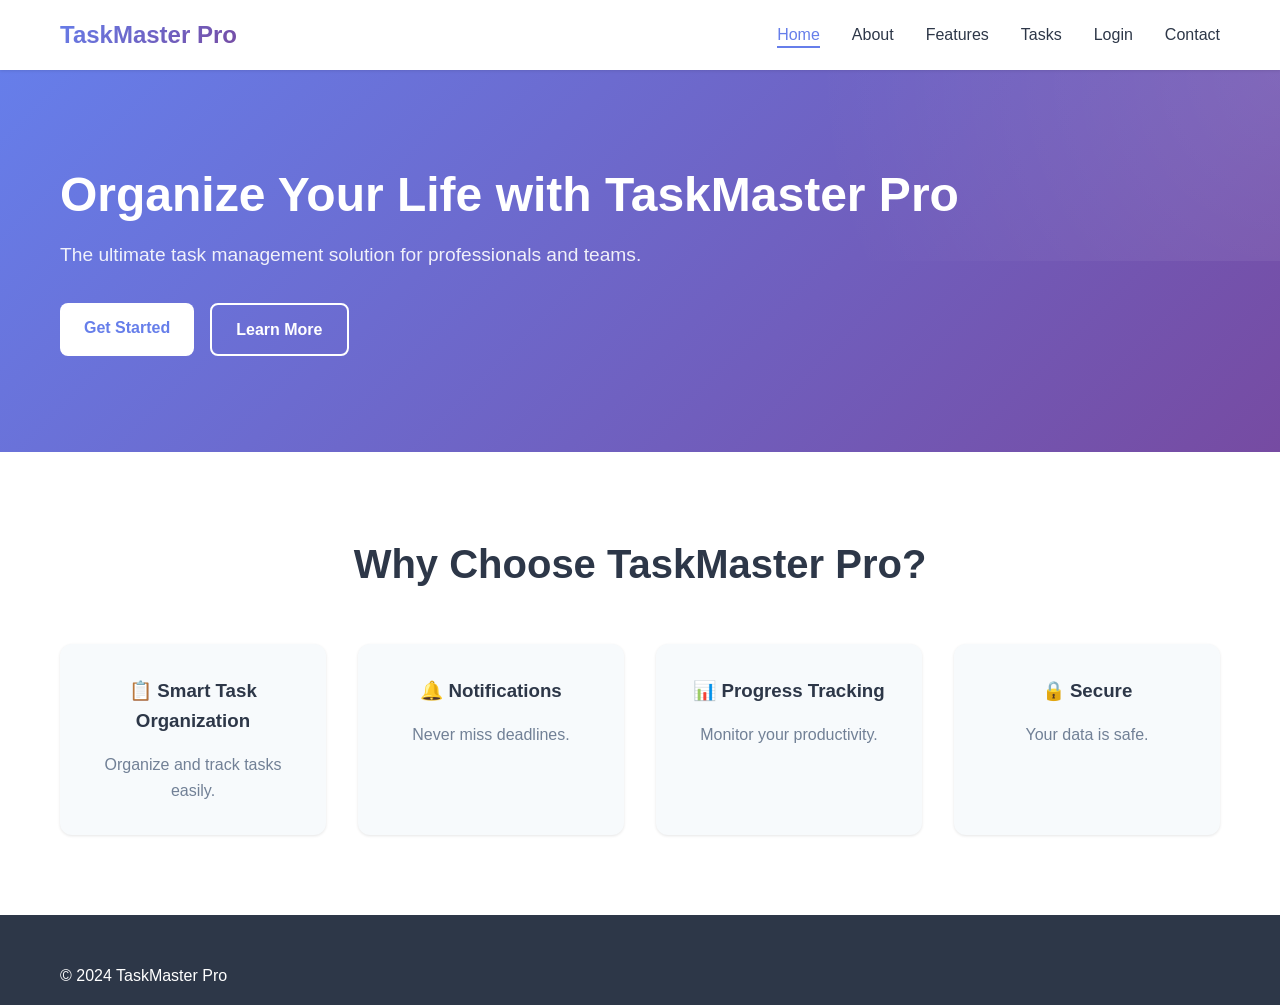
<file: index.html>
<!DOCTYPE html>
<html lang="en">
<head>
    <meta charset="UTF-8">
    <meta name="viewport" content="width=device-width, initial-scale=1.0">
    <title>TaskMaster Pro - Productivity Made Simple</title>
    <link rel="stylesheet" href="css/styles.css">
</head>
<body>

<!-- NAVBAR -->
<nav class="navbar">
    <div class="container">
        <div class="logo">TaskMaster Pro</div>
        <ul class="nav-links">
            <li><a href="index.html" class="active">Home</a></li>
            <li><a href="about.html">About</a></li>
            <li><a href="features.html">Features</a></li>
            <li><a href="php/tasks.php">Tasks</a></li>
            <li><a href="php/login.php">Login</a></li>
            <li><a href="php/contact.php">Contact</a></li>
        </ul>
    </div>
</nav>

<!-- HERO SECTION -->
<section class="hero">
    <div class="container">
        <div class="hero-content">
            <h1>Organize Your Life with TaskMaster Pro</h1>
            <p>The ultimate task management solution for professionals and teams.</p>
            
            <div class="cta-buttons">
                <!-- ✅ FIXED -->
                <a href="php/login.php" class="btn btn-primary">Get Started</a>
                <a href="features.html" class="btn btn-secondary">Learn More</a>
            </div>
        </div>
    </div>
</section>

<!-- FEATURES -->
<section class="features-preview">
    <div class="container">
        <h2>Why Choose TaskMaster Pro?</h2>
        
        <div class="features-grid">
            <div class="feature-card">
                <h3>📋 Smart Task Organization</h3>
                <p>Organize and track tasks easily.</p>
            </div>

            <div class="feature-card">
                <h3>🔔 Notifications</h3>
                <p>Never miss deadlines.</p>
            </div>

            <div class="feature-card">
                <h3>📊 Progress Tracking</h3>
                <p>Monitor your productivity.</p>
            </div>

            <div class="feature-card">
                <h3>🔒 Secure</h3>
                <p>Your data is safe.</p>
            </div>
        </div>
    </div>
</section>

<!-- FOOTER -->
<footer class="footer">
    <div class="container">
        <p>&copy; 2024 TaskMaster Pro</p>
    </div>
</footer>

<script src="js/script.js"></script>

</body>
</html>
</file>
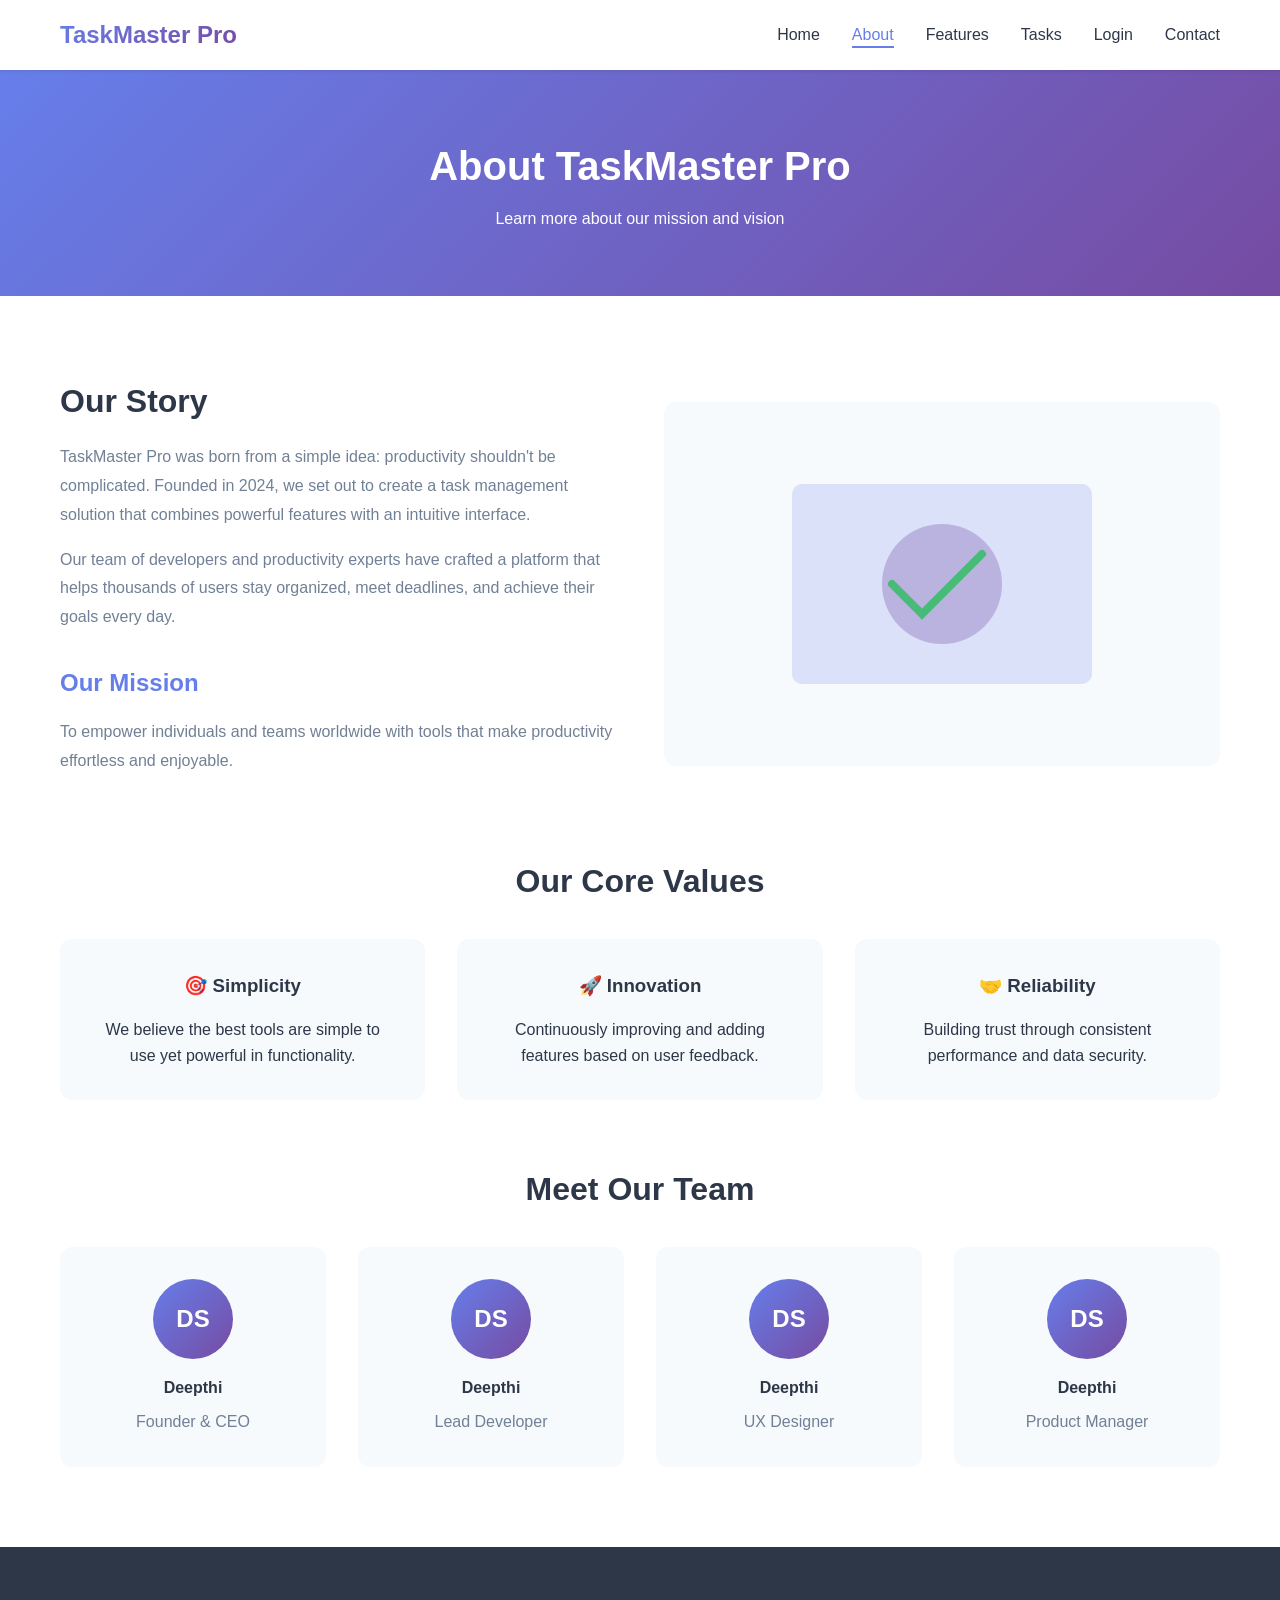
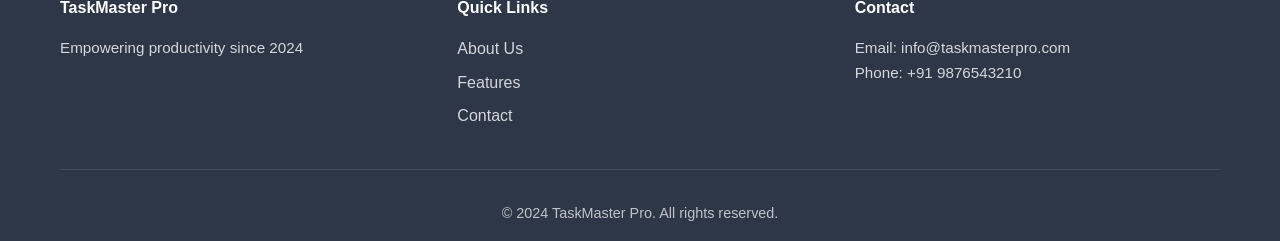
<file: about.html>
<!DOCTYPE html>
<html lang="en">
<head>
    <meta charset="UTF-8">
    <meta name="viewport" content="width=device-width, initial-scale=1.0">
    <title>About Us - TaskMaster Pro</title>
    <link rel="stylesheet" href="css/styles.css">
</head>
<body>
    <nav class="navbar">
        <div class="container">
            <div class="logo">TaskMaster Pro</div>
            <ul class="nav-links">
                <li><a href="index.html">Home</a></li>
                <li><a href="about.html" class="active">About</a></li>
                <li><a href="features.html">Features</a></li>
                <li><a href="php/tasks.php">Tasks</a></li>
                <li><a href="php/login.php">Login</a></li>
                <li><a href="php/contact.php">Contact</a></li>
            </ul>
            <div class="hamburger">
                <span></span>
                <span></span>
                <span></span>
            </div>
        </div>
    </nav>

    <section class="page-header">
        <div class="container">
            <h1>About TaskMaster Pro</h1>
            <p>Learn more about our mission and vision</p>
        </div>
    </section>

    <section class="about-content">
        <div class="container">
            <div class="about-grid">
                <div class="about-text">
                    <h2>Our Story</h2>
                    <p>TaskMaster Pro was born from a simple idea: productivity shouldn't be complicated. Founded in 2024, we set out to create a task management solution that combines powerful features with an intuitive interface.</p>
                    <p>Our team of developers and productivity experts have crafted a platform that helps thousands of users stay organized, meet deadlines, and achieve their goals every day.</p>
                    <h3>Our Mission</h3>
                    <p>To empower individuals and teams worldwide with tools that make productivity effortless and enjoyable.</p>
                </div>
                <div class="about-image">
                    <div class="image-placeholder">
                        <svg width="400" height="300" viewBox="0 0 400 300">
                            <rect x="50" y="50" width="300" height="200" fill="#667eea" opacity="0.2" rx="10"/>
                            <circle cx="200" cy="150" r="60" fill="#764ba2" opacity="0.3"/>
                            <path d="M 150 150 L 180 180 L 240 120" stroke="#48bb78" stroke-width="8" fill="none" stroke-linecap="round"/>
                        </svg>
                    </div>
                </div>
            </div>

            <div class="values-section">
                <h2>Our Core Values</h2>
                <div class="values-grid">
                    <div class="value-card">
                        <h3>🎯 Simplicity</h3>
                        <p>We believe the best tools are simple to use yet powerful in functionality.</p>
                    </div>
                    <div class="value-card">
                        <h3>🚀 Innovation</h3>
                        <p>Continuously improving and adding features based on user feedback.</p>
                    </div>
                    <div class="value-card">
                        <h3>🤝 Reliability</h3>
                        <p>Building trust through consistent performance and data security.</p>
                    </div>
                </div>
            </div>

            <div class="team-section">
                <h2>Meet Our Team</h2>
                <div class="team-grid">
                    <div class="team-member">
                        <div class="member-avatar">DS</div>
                        <h4>Deepthi</h4>
                        <p>Founder & CEO</p>
                    </div>
                    <div class="team-member">
                        <div class="member-avatar">DS</div>
                        <h4>Deepthi</h4>
                        <p>Lead Developer</p>
                    </div>
                    <div class="team-member">
                        <div class="member-avatar">DS</div>
                        <h4>Deepthi</h4>
                        <p>UX Designer</p>
                    </div>
                    <div class="team-member">
                        <div class="member-avatar">DS</div>
                        <h4>Deepthi</h4>
                        <p>Product Manager</p>
                    </div>
                </div>
            </div>
        </div>
    </section>

    <footer class="footer">
        <div class="container">
            <div class="footer-content">
                <div class="footer-section">
                    <h4>TaskMaster Pro</h4>
                    <p>Empowering productivity since 2024</p>
                </div>
                <div class="footer-section">
                    <h4>Quick Links</h4>
                    <ul>
                        <li><a href="about.html">About Us</a></li>
                        <li><a href="features.html">Features</a></li>
                        <li><a href="contact.html">Contact</a></li>
                    </ul>
                </div>
                <div class="footer-section">
                    <h4>Contact</h4>
                    <p>Email: info@taskmasterpro.com</p>
                    <p>Phone: +91 9876543210</p>
                </div>
            </div>
            <div class="footer-bottom">
                <p>&copy; 2024 TaskMaster Pro. All rights reserved.</p>
            </div>
        </div>
    </footer>

    <script src="js/script.js"></script>
</body>
</html>
</file>
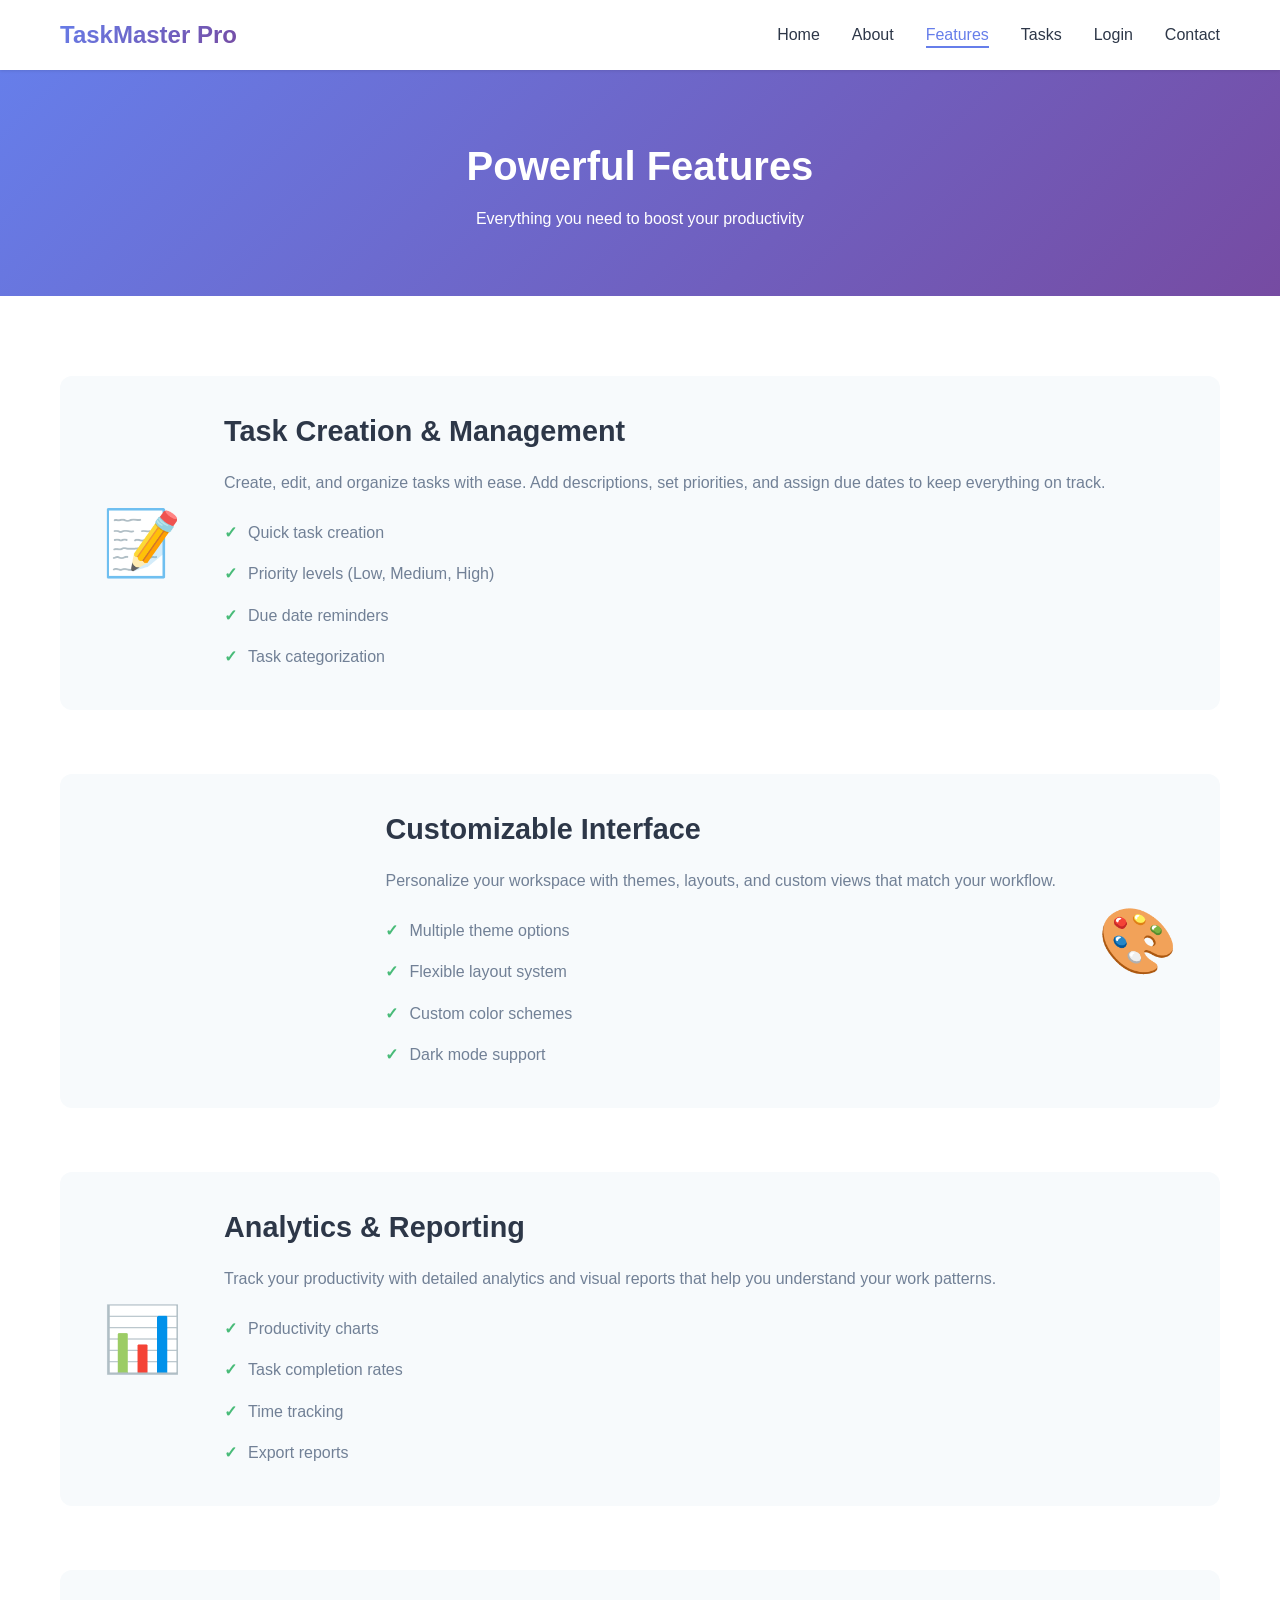
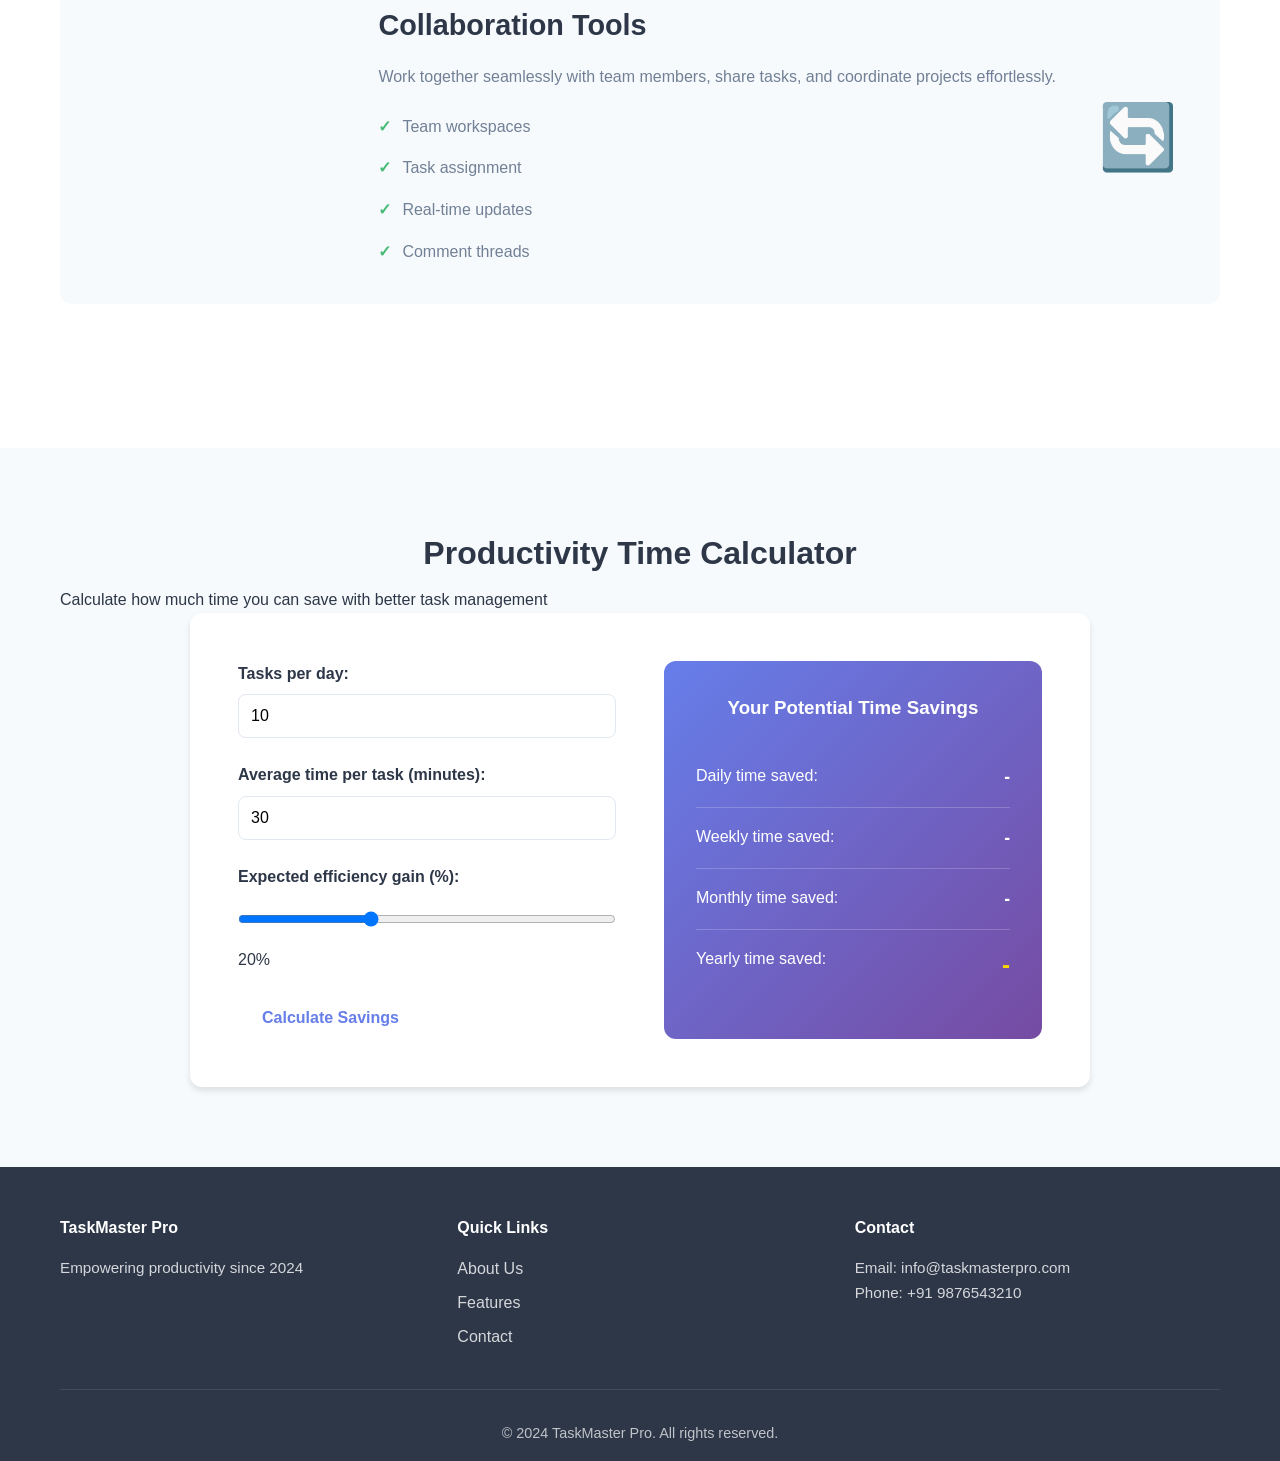
<file: features.html>
<!DOCTYPE html>
<html lang="en">
<head>
    <meta charset="UTF-8">
    <meta name="viewport" content="width=device-width, initial-scale=1.0">
    <title>Features - TaskMaster Pro</title>
    <link rel="stylesheet" href="css/styles.css">
</head>
<body>
    <nav class="navbar">
        <div class="container">
            <div class="logo">TaskMaster Pro</div>
            <ul class="nav-links">
                <li><a href="index.html">Home</a></li>
                <li><a href="about.html">About</a></li>
                <li><a href="features.html" class="active">Features</a></li>
                <li><a href="php/tasks.php">Tasks</a></li>
                <li><a href="php/login.php">Login</a></li>
                <li><a href="php/contact.php">Contact</a></li>
            </ul>
            <div class="hamburger">
                <span></span>
                <span></span>
                <span></span>
            </div>
        </div>
    </nav>

    <section class="page-header">
        <div class="container">
            <h1>Powerful Features</h1>
            <p>Everything you need to boost your productivity</p>
        </div>
    </section>

    <section class="features-detailed">
        <div class="container">
            <div class="feature-detail">
                <div class="feature-icon">📝</div>
                <div class="feature-info">
                    <h3>Task Creation & Management</h3>
                    <p>Create, edit, and organize tasks with ease. Add descriptions, set priorities, and assign due dates to keep everything on track.</p>
                    <ul>
                        <li>Quick task creation</li>
                        <li>Priority levels (Low, Medium, High)</li>
                        <li>Due date reminders</li>
                        <li>Task categorization</li>
                    </ul>
                </div>
            </div>

            <div class="feature-detail reverse">
                <div class="feature-icon">🎨</div>
                <div class="feature-info">
                    <h3>Customizable Interface</h3>
                    <p>Personalize your workspace with themes, layouts, and custom views that match your workflow.</p>
                    <ul>
                        <li>Multiple theme options</li>
                        <li>Flexible layout system</li>
                        <li>Custom color schemes</li>
                        <li>Dark mode support</li>
                    </ul>
                </div>
            </div>

            <div class="feature-detail">
                <div class="feature-icon">📊</div>
                <div class="feature-info">
                    <h3>Analytics & Reporting</h3>
                    <p>Track your productivity with detailed analytics and visual reports that help you understand your work patterns.</p>
                    <ul>
                        <li>Productivity charts</li>
                        <li>Task completion rates</li>
                        <li>Time tracking</li>
                        <li>Export reports</li>
                    </ul>
                </div>
            </div>

            <div class="feature-detail reverse">
                <div class="feature-icon">🔄</div>
                <div class="feature-info">
                    <h3>Collaboration Tools</h3>
                    <p>Work together seamlessly with team members, share tasks, and coordinate projects effortlessly.</p>
                    <ul>
                        <li>Team workspaces</li>
                        <li>Task assignment</li>
                        <li>Real-time updates</li>
                        <li>Comment threads</li>
                    </ul>
                </div>
            </div>
        </div>
    </section>

    <section class="productivity-calculator">
        <div class="container">
            <h2>Productivity Time Calculator</h2>
            <p>Calculate how much time you can save with better task management</p>
            
            <div class="calculator-card">
                <div class="calculator-form">
                    <div class="form-group">
                        <label for="tasksPerDay">Tasks per day:</label>
                        <input type="number" id="tasksPerDay" value="10" min="1" max="100">
                    </div>
                    
                    <div class="form-group">
                        <label for="avgTimePerTask">Average time per task (minutes):</label>
                        <input type="number" id="avgTimePerTask" value="30" min="1" max="480">
                    </div>
                    
                    <div class="form-group">
                        <label for="efficiencyGain">Expected efficiency gain (%):</label>
                        <input type="range" id="efficiencyGain" value="20" min="5" max="50" step="5">
                        <span id="efficiencyValue">20%</span>
                    </div>
                    
                    <button onclick="calculateSavings()" class="btn btn-primary">Calculate Savings</button>
                </div>
                
                <div class="calculator-results" id="results">
                    <h3>Your Potential Time Savings</h3>
                    <div class="result-item">
                        <span class="result-label">Daily time saved:</span>
                        <span class="result-value" id="dailySavings">-</span>
                    </div>
                    <div class="result-item">
                        <span class="result-label">Weekly time saved:</span>
                        <span class="result-value" id="weeklySavings">-</span>
                    </div>
                    <div class="result-item">
                        <span class="result-label">Monthly time saved:</span>
                        <span class="result-value" id="monthlySavings">-</span>
                    </div>
                    <div class="result-item">
                        <span class="result-label">Yearly time saved:</span>
                        <span class="result-value highlight" id="yearlySavings">-</span>
                    </div>
                </div>
            </div>
        </div>
    </section>

    <footer class="footer">
        <div class="container">
            <div class="footer-content">
                <div class="footer-section">
                    <h4>TaskMaster Pro</h4>
                    <p>Empowering productivity since 2024</p>
                </div>
                <div class="footer-section">
                    <h4>Quick Links</h4>
                    <ul>
                        <li><a href="about.html">About Us</a></li>
                        <li><a href="features.html">Features</a></li>
                        <li><a href="contact.html">Contact</a></li>
                    </ul>
                </div>
                <div class="footer-section">
                    <h4>Contact</h4>
                    <p>Email: info@taskmasterpro.com</p>
                    <p>Phone: +91 9876543210</p>
                </div>
            </div>
            <div class="footer-bottom">
                <p>&copy; 2024 TaskMaster Pro. All rights reserved.</p>
            </div>
        </div>
    </footer>

    <script src="js/script.js"></script>
    <script src="js/calculator.js"></script>
</body>
</html>
</file>
<file: css/styles.css>
/* ===================================
   CSS Reset & Base Styles
   =================================== */
* {
    margin: 0;
    padding: 0;
    box-sizing: border-box;
}

:root {
    --primary-color: #667eea;
    --secondary-color: #764ba2;
    --accent-color: #48bb78;
    --danger-color: #f56565;
    --warning-color: #ed8936;
    --text-dark: #2d3748;
    --text-light: #718096;
    --bg-light: #f7fafc;
    --bg-white: #ffffff;
    --border-color: #e2e8f0;
    --shadow-sm: 0 1px 3px rgba(0,0,0,0.1);
    --shadow-md: 0 4px 6px rgba(0,0,0,0.1);
    --shadow-lg: 0 10px 25px rgba(0,0,0,0.15);
    --transition: all 0.3s ease;
}

body {
    font-family: 'Segoe UI', Tahoma, Geneva, Verdana, sans-serif;
    line-height: 1.6;
    color: var(--text-dark);
    background-color: var(--bg-light);
}

.container {
    max-width: 1200px;
    margin: 0 auto;
    padding: 0 20px;
}

/* ===================================
   Navigation Bar (Positioning)
   =================================== */
.navbar {
    background: var(--bg-white);
    box-shadow: var(--shadow-sm);
    position: sticky;
    top: 0;
    z-index: 1000;
    padding: 1rem 0;
}

.navbar .container {
    display: flex;
    justify-content: space-between;
    align-items: center;
}

.logo {
    font-size: 1.5rem;
    font-weight: bold;
    background: linear-gradient(135deg, var(--primary-color), var(--secondary-color));
    -webkit-background-clip: text;
    -webkit-text-fill-color: transparent;
    background-clip: text;
}

.nav-links {
    display: flex;
    list-style: none;
    gap: 2rem;
}

.nav-links a {
    text-decoration: none;
    color: var(--text-dark);
    font-weight: 500;
    transition: var(--transition);
    position: relative;
}

.nav-links a:hover,
.nav-links a.active {
    color: var(--primary-color);
}

.nav-links a::after {
    content: '';
    position: absolute;
    bottom: -5px;
    left: 0;
    width: 0;
    height: 2px;
    background: var(--primary-color);
    transition: var(--transition);
}

.nav-links a:hover::after,
.nav-links a.active::after {
    width: 100%;
}

.hamburger {
    display: none;
    flex-direction: column;
    cursor: pointer;
    gap: 4px;
}

.hamburger span {
    width: 25px;
    height: 3px;
    background: var(--text-dark);
    transition: var(--transition);
}

/* ===================================
   Hero Section
   =================================== */
.hero {
    background: linear-gradient(135deg, #667eea 0%, #764ba2 100%);
    color: white;
    padding: 6rem 0;
    position: relative;
    overflow: hidden;
}

.hero::before {
    content: '';
    position: absolute;
    top: -50%;
    right: -50%;
    width: 100%;
    height: 100%;
    background: radial-gradient(circle, rgba(255,255,255,0.1) 0%, transparent 70%);
}

.hero .container {
    display: flex;
    align-items: center;
    justify-content: space-between;
    gap: 3rem;
    position: relative;
    z-index: 1;
}

.hero-content {
    flex: 1;
}

.hero h1 {
    font-size: 3rem;
    margin-bottom: 1rem;
    line-height: 1.2;
}

.hero p {
    font-size: 1.2rem;
    margin-bottom: 2rem;
    opacity: 0.9;
}

.cta-buttons {
    display: flex;
    gap: 1rem;
}

.hero-image {
    flex: 1;
    display: flex;
    justify-content: center;
}

/* ===================================
   Buttons
   =================================== */
.btn {
    display: inline-block;
    padding: 0.75rem 1.5rem;
    border-radius: 8px;
    text-decoration: none;
    font-weight: 600;
    transition: var(--transition);
    border: none;
    cursor: pointer;
    font-size: 1rem;
}

.btn-primary {
    background: white;
    color: var(--primary-color);
}

.btn-primary:hover {
    transform: translateY(-2px);
    box-shadow: var(--shadow-md);
}

.btn-secondary {
    background: transparent;
    color: white;
    border: 2px solid white;
}

.btn-secondary:hover {
    background: white;
    color: var(--primary-color);
}

.btn-block {
    width: 100%;
    text-align: center;
}

.btn-small {
    padding: 0.5rem 1rem;
    font-size: 0.9rem;
}

.btn-complete {
    background: var(--accent-color);
    color: white;
}

.btn-delete {
    background: var(--danger-color);
    color: white;
}

.btn-social {
    background: var(--bg-white);
    color: var(--text-dark);
    border: 1px solid var(--border-color);
}

/* ===================================
   Features Section (Box Model & Floats)
   =================================== */
.features-preview {
    padding: 5rem 0;
    background: var(--bg-white);
}

.features-preview h2 {
    text-align: center;
    font-size: 2.5rem;
    margin-bottom: 3rem;
    color: var(--text-dark);
}

.features-grid {
    display: grid;
    grid-template-columns: repeat(auto-fit, minmax(250px, 1fr));
    gap: 2rem;
}

.feature-card {
    padding: 2rem;
    background: var(--bg-light);
    border-radius: 12px;
    text-align: center;
    transition: var(--transition);
    box-shadow: var(--shadow-sm);
}

.feature-card:hover {
    transform: translateY(-5px);
    box-shadow: var(--shadow-lg);
}

.feature-card .icon {
    font-size: 3rem;
    margin-bottom: 1rem;
}

.feature-card h3 {
    margin-bottom: 1rem;
    color: var(--text-dark);
}

.feature-card p {
    color: var(--text-light);
}

/* ===================================
   Statistics Section
   =================================== */
.stats {
    padding: 4rem 0;
    background: linear-gradient(135deg, #667eea 0%, #764ba2 100%);
    color: white;
}

.stats-grid {
    display: grid;
    grid-template-columns: repeat(auto-fit, minmax(200px, 1fr));
    gap: 2rem;
    text-align: center;
}

.stat-item h3 {
    font-size: 3rem;
    margin-bottom: 0.5rem;
}

.stat-item p {
    font-size: 1.1rem;
    opacity: 0.9;
}

/* ===================================
   Page Header
   =================================== */
.page-header {
    background: linear-gradient(135deg, #667eea 0%, #764ba2 100%);
    color: white;
    padding: 4rem 0;
    text-align: center;
}

.page-header h1 {
    font-size: 2.5rem;
    margin-bottom: 0.5rem;
}

/* ===================================
   About Section
   =================================== */
.about-content {
    padding: 5rem 0;
    background: var(--bg-white);
}

.about-grid {
    display: grid;
    grid-template-columns: 1fr 1fr;
    gap: 3rem;
    align-items: center;
    margin-bottom: 4rem;
}

.about-text h2 {
    font-size: 2rem;
    margin-bottom: 1rem;
    color: var(--text-dark);
}

.about-text h3 {
    font-size: 1.5rem;
    margin: 2rem 0 1rem;
    color: var(--primary-color);
}

.about-text p {
    margin-bottom: 1rem;
    color: var(--text-light);
    line-height: 1.8;
}

.image-placeholder {
    background: var(--bg-light);
    border-radius: 12px;
    padding: 2rem;
    display: flex;
    justify-content: center;
    align-items: center;
}

.values-section,
.team-section {
    margin-top: 4rem;
}

.values-section h2,
.team-section h2 {
    text-align: center;
    font-size: 2rem;
    margin-bottom: 2rem;
}

.values-grid {
    display: grid;
    grid-template-columns: repeat(auto-fit, minmax(250px, 1fr));
    gap: 2rem;
}

.value-card {
    padding: 2rem;
    background: var(--bg-light);
    border-radius: 12px;
    text-align: center;
}

.value-card h3 {
    margin-bottom: 1rem;
    color: var(--text-dark);
}

.team-grid {
    display: grid;
    grid-template-columns: repeat(auto-fit, minmax(200px, 1fr));
    gap: 2rem;
}

.team-member {
    text-align: center;
    padding: 2rem;
    background: var(--bg-light);
    border-radius: 12px;
}

.member-avatar {
    width: 80px;
    height: 80px;
    background: linear-gradient(135deg, var(--primary-color), var(--secondary-color));
    color: white;
    border-radius: 50%;
    display: flex;
    align-items: center;
    justify-content: center;
    font-size: 1.5rem;
    font-weight: bold;
    margin: 0 auto 1rem;
}

.team-member h4 {
    margin-bottom: 0.5rem;
    color: var(--text-dark);
}

.team-member p {
    color: var(--text-light);
}

/* ===================================
   Features Detailed Section
   =================================== */
.features-detailed {
    padding: 5rem 0;
    background: var(--bg-white);
}

.feature-detail {
    display: flex;
    gap: 2rem;
    align-items: center;
    margin-bottom: 4rem;
    padding: 2rem;
    background: var(--bg-light);
    border-radius: 12px;
}

.feature-detail.reverse {
    flex-direction: row-reverse;
}

.feature-icon {
    font-size: 4rem;
    min-width: 100px;
    text-align: center;
}

.feature-info h3 {
    font-size: 1.8rem;
    margin-bottom: 1rem;
    color: var(--text-dark);
}

.feature-info p {
    margin-bottom: 1rem;
    color: var(--text-light);
}

.feature-info ul {
    list-style: none;
    padding-left: 0;
}

.feature-info ul li {
    padding: 0.5rem 0;
    padding-left: 1.5rem;
    position: relative;
    color: var(--text-light);
}

.feature-info ul li::before {
    content: '✓';
    position: absolute;
    left: 0;
    color: var(--accent-color);
    font-weight: bold;
}

/* ===================================
   Calculator Section
   =================================== */
.productivity-calculator {
    padding: 5rem 0;
    background: var(--bg-light);
}

.productivity-calculator h2 {
    text-align: center;
    font-size: 2rem;
    margin-bottom: 0.5rem;
}

.productivity-calculator > p {
    text-align: center;
    color: var(--text-light);
    margin-bottom: 3rem;
}

.calculator-card {
    display: grid;
    grid-template-columns: 1fr 1fr;
    gap: 3rem;
    background: var(--bg-white);
    padding: 3rem;
    border-radius: 12px;
    box-shadow: var(--shadow-md);
    max-width: 900px;
    margin: 0 auto;
}

.calculator-form .form-group {
    margin-bottom: 1.5rem;
}

.calculator-results {
    background: linear-gradient(135deg, #667eea 0%, #764ba2 100%);
    padding: 2rem;
    border-radius: 12px;
    color: white;
}

.calculator-results h3 {
    margin-bottom: 1.5rem;
    text-align: center;
}

.result-item {
    display: flex;
    justify-content: space-between;
    padding: 1rem 0;
    border-bottom: 1px solid rgba(255,255,255,0.2);
}

.result-item:last-child {
    border-bottom: none;
}

.result-value {
    font-weight: bold;
    font-size: 1.1rem;
}

.result-value.highlight {
    font-size: 1.5rem;
    color: #ffd700;
}

/* ===================================
   Form Styles
   =================================== */
.form-group {
    margin-bottom: 1.5rem;
}

.form-group label {
    display: block;
    margin-bottom: 0.5rem;
    font-weight: 600;
    color: var(--text-dark);
}

.form-group input,
.form-group select,
.form-group textarea {
    width: 100%;
    padding: 0.75rem;
    border: 1px solid var(--border-color);
    border-radius: 8px;
    font-size: 1rem;
    transition: var(--transition);
    font-family: inherit;
}

.form-group input:focus,
.form-group select:focus,
.form-group textarea:focus {
    outline: none;
    border-color: var(--primary-color);
    box-shadow: 0 0 0 3px rgba(102, 126, 234, 0.1);
}

.form-group small {
    display: block;
    margin-top: 0.25rem;
    color: var(--text-light);
    font-size: 0.85rem;
}

.error-message {
    color: var(--danger-color);
    font-size: 0.85rem;
    margin-top: 0.25rem;
    display: block;
}

.form-row {
    display: grid;
    grid-template-columns: 1fr 1fr;
    gap: 1rem;
}

/* ===================================
   Tasks Section
   =================================== */
.tasks-section {
    padding: 3rem 0;
    background: var(--bg-white);
}

.task-form-container {
    background: var(--bg-light);
    padding: 2rem;
    border-radius: 12px;
    margin-bottom: 3rem;
}

.task-form-container h2 {
    margin-bottom: 1.5rem;
    color: var(--text-dark);
}

.task-stats {
    display: grid;
    grid-template-columns: repeat(auto-fit, minmax(200px, 1fr));
    gap: 1.5rem;
    margin-bottom: 3rem;
}

.stat-box {
    background: linear-gradient(135deg, var(--primary-color), var(--secondary-color));
    padding: 2rem;
    border-radius: 12px;
    text-align: center;
    color: white;
}

.stat-box h3 {
    font-size: 2.5rem;
    margin-bottom: 0.5rem;
}

.task-filters {
    display: flex;
    gap: 1rem;
    margin-bottom: 2rem;
    flex-wrap: wrap;
}

.filter-btn {
    padding: 0.5rem 1.5rem;
    border: 2px solid var(--border-color);
    background: var(--bg-white);
    border-radius: 8px;
    cursor: pointer;
    transition: var(--transition);
    font-weight: 500;
}

.filter-btn.active,
.filter-btn:hover {
    background: var(--primary-color);
    color: white;
    border-color: var(--primary-color);
}

.tasks-list {
    display: grid;
    gap: 1.5rem;
}

.task-card {
    background: var(--bg-light);
    padding: 1.5rem;
    border-radius: 12px;
    border-left: 4px solid var(--primary-color);
    transition: var(--transition);
}

.task-card:hover {
    box-shadow: var(--shadow-md);
    transform: translateX(5px);
}

.task-header {
    display: flex;
    justify-content: space-between;
    align-items: center;
    margin-bottom: 1rem;
}

.task-header h3 {
    color: var(--text-dark);
    font-size: 1.2rem;
}

.priority-badge {
    padding: 0.25rem 0.75rem;
    border-radius: 20px;
    font-size: 0.85rem;
    font-weight: 600;
}

.priority-badge.high {
    background: #fee;
    color: var(--danger-color);
}

.priority-badge.medium {
    background: #fef6e6;
    color: var(--warning-color);
}

.priority-badge.low {
    background: #e6f7ed;
    color: var(--accent-color);
}

.task-description {
    color: var(--text-light);
    margin-bottom: 1rem;
}

.task-meta {
    display: flex;
    gap: 2rem;
    margin-bottom: 1rem;
    font-size: 0.9rem;
    color: var(--text-light);
}

.task-actions {
    display: flex;
    gap: 0.5rem;
}

/* ===================================
   Login/Register Section
   =================================== */
.login-section {
    padding: 3rem 0;
    background: var(--bg-white);
    min-height: calc(100vh - 200px);
}

.login-container {
    display: grid;
    grid-template-columns: 1fr 1fr;
    gap: 3rem;
    align-items: center;
    max-width: 1000px;
    margin: 0 auto;
}

.login-form-wrapper {
    background: var(--bg-light);
    padding: 3rem;
    border-radius: 12px;
    box-shadow: var(--shadow-md);
}

.login-form-wrapper h2 {
    margin-bottom: 0.5rem;
    color: var(--text-dark);
}

.login-subtitle {
    color: var(--text-light);
    margin-bottom: 2rem;
}

.form-tabs {
    display: flex;
    gap: 1rem;
    margin-bottom: 2rem;
}

.tab-btn {
    flex: 1;
    padding: 0.75rem;
    border: none;
    background: transparent;
    font-size: 1rem;
    font-weight: 600;
    cursor: pointer;
    border-bottom: 2px solid var(--border-color);
    transition: var(--transition);
}

.tab-btn.active {
    color: var(--primary-color);
    border-bottom-color: var(--primary-color);
}

.auth-form {
    display: none;
}

.auth-form.active-form {
    display: block;
}

.form-options {
    display: flex;
    justify-content: space-between;
    align-items: center;
    margin-bottom: 1.5rem;
    font-size: 0.9rem;
}

.checkbox-label {
    display: flex;
    align-items: center;
    gap: 0.5rem;
    cursor: pointer;
}

.forgot-link {
    color: var(--primary-color);
    text-decoration: none;
}

.form-divider {
    text-align: center;
    margin: 1.5rem 0;
    position: relative;
}

.form-divider::before,
.form-divider::after {
    content: '';
    position: absolute;
    top: 50%;
    width: 45%;
    height: 1px;
    background: var(--border-color);
}

.form-divider::before {
    left: 0;
}

.form-divider::after {
    right: 0;
}

.form-divider span {
    background: var(--bg-light);
    padding: 0 1rem;
    color: var(--text-light);
}

/* ===================================
   Contact Section
   =================================== */
.contact-section {
    padding: 3rem 0;
    background: var(--bg-white);
}

.contact-grid {
    display: grid;
    grid-template-columns: 1fr 1fr;
    gap: 3rem;
    margin-bottom: 4rem;
}

.contact-info h2 {
    margin-bottom: 1rem;
    color: var(--text-dark);
}

.contact-info > p {
    color: var(--text-light);
    margin-bottom: 2rem;
}

.contact-details {
    display: flex;
    flex-direction: column;
    gap: 2rem;
}

.contact-item {
    display: flex;
    gap: 1rem;
    align-items: flex-start;
}

.contact-icon {
    font-size: 2rem;
    min-width: 50px;
    text-align: center;
}

.contact-item h4 {
    margin-bottom: 0.5rem;
    color: var(--text-dark);
}

.contact-item p {
    color: var(--text-light);
    font-size: 0.95rem;
}

.contact-form-wrapper {
    background: var(--bg-light);
    padding: 2rem;
    border-radius: 12px;
}

.contact-form-wrapper h2 {
    margin-bottom: 1.5rem;
    color: var(--text-dark);
}

.success-message {
    background: #e6f7ed;
    padding: 2rem;
    border-radius: 12px;
    text-align: center;
    border: 2px solid var(--accent-color);
}

.success-message h3 {
    color: var(--accent-color);
    margin-bottom: 0.5rem;
}

.faq-section {
    margin-top: 4rem;
}

.faq-section h2 {
    text-align: center;
    margin-bottom: 2rem;
    color: var(--text-dark);
}

.faq-grid {
    display: grid;
    grid-template-columns: repeat(auto-fit, minmax(250px, 1fr));
    gap: 2rem;
}

.faq-item {
    background: var(--bg-light);
    padding: 1.5rem;
    border-radius: 12px;
}

.faq-item h4 {
    margin-bottom: 0.5rem;
    color: var(--text-dark);
}

.faq-item p {
    color: var(--text-light);
    font-size: 0.95rem;
}

/* ===================================
   Footer
   =================================== */
.footer {
    background: var(--text-dark);
    color: white;
    padding: 3rem 0 1rem;
}

.footer-content {
    display: grid;
    grid-template-columns: repeat(auto-fit, minmax(250px, 1fr));
    gap: 2rem;
    margin-bottom: 2rem;
}

.footer-section h4 {
    margin-bottom: 1rem;
}

.footer-section p {
    opacity: 0.8;
    font-size: 0.95rem;
}

.footer-section ul {
    list-style: none;
}

.footer-section ul li {
    margin-bottom: 0.5rem;
}

.footer-section a {
    color: white;
    text-decoration: none;
    opacity: 0.8;
    transition: var(--transition);
}

.footer-section a:hover {
    opacity: 1;
    color: var(--primary-color);
}

.footer-bottom {
    text-align: center;
    padding-top: 2rem;
    border-top: 1px solid rgba(255,255,255,0.1);
}

.footer-bottom p {
    opacity: 0.7;
    font-size: 0.9rem;
}

/* ===================================
   Responsive Design (Media Queries)
   =================================== */

/* Tablet */
@media (max-width: 968px) {
    .hero .container,
    .about-grid,
    .login-container,
    .contact-grid,
    .calculator-card {
        grid-template-columns: 1fr;
    }
    
    .hero-image,
    .login-image {
        display: none;
    }
    
    .nav-links {
        position: fixed;
        left: -100%;
        top: 70px;
        flex-direction: column;
        background-color: var(--bg-white);
        width: 100%;
        text-align: center;
        transition: 0.3s;
        box-shadow: var(--shadow-md);
        padding: 2rem 0;
    }
    
    .nav-links.active {
        left: 0;
    }
    
    .hamburger {
        display: flex;
    }
    
    .hamburger.active span:nth-child(1) {
        transform: rotate(-45deg) translate(-5px, 6px);
    }
    
    .hamburger.active span:nth-child(2) {
        opacity: 0;
    }
    
    .hamburger.active span:nth-child(3) {
        transform: rotate(45deg) translate(-5px, -6px);
    }
    
    .hero h1 {
        font-size: 2rem;
    }
    
    .feature-detail,
    .feature-detail.reverse {
        flex-direction: column;
    }
}

/* Mobile */
@media (max-width: 576px) {
    .container {
        padding: 0 15px;
    }
    
    .hero {
        padding: 3rem 0;
    }
    
    .hero h1 {
        font-size: 1.75rem;
    }
    
    .hero p {
        font-size: 1rem;
    }
    
    .cta-buttons {
        flex-direction: column;
    }
    
    .features-grid,
    .stats-grid,
    .values-grid,
    .team-grid {
        grid-template-columns: 1fr;
    }
    
    .form-row {
        grid-template-columns: 1fr;
    }
    
    .task-filters {
        flex-direction: column;
    }
    
    .filter-btn {
        width: 100%;
    }
    
    .page-header h1 {
        font-size: 2rem;
    }
    
    .login-form-wrapper {
        padding: 2rem 1.5rem;
    }
    
    .contact-form-wrapper {
        padding: 1.5rem;
    }
}

/* Print Styles */
@media print {
    .navbar,
    .footer,
    .btn,
    .hamburger {
        display: none;
    }
}
</file>
